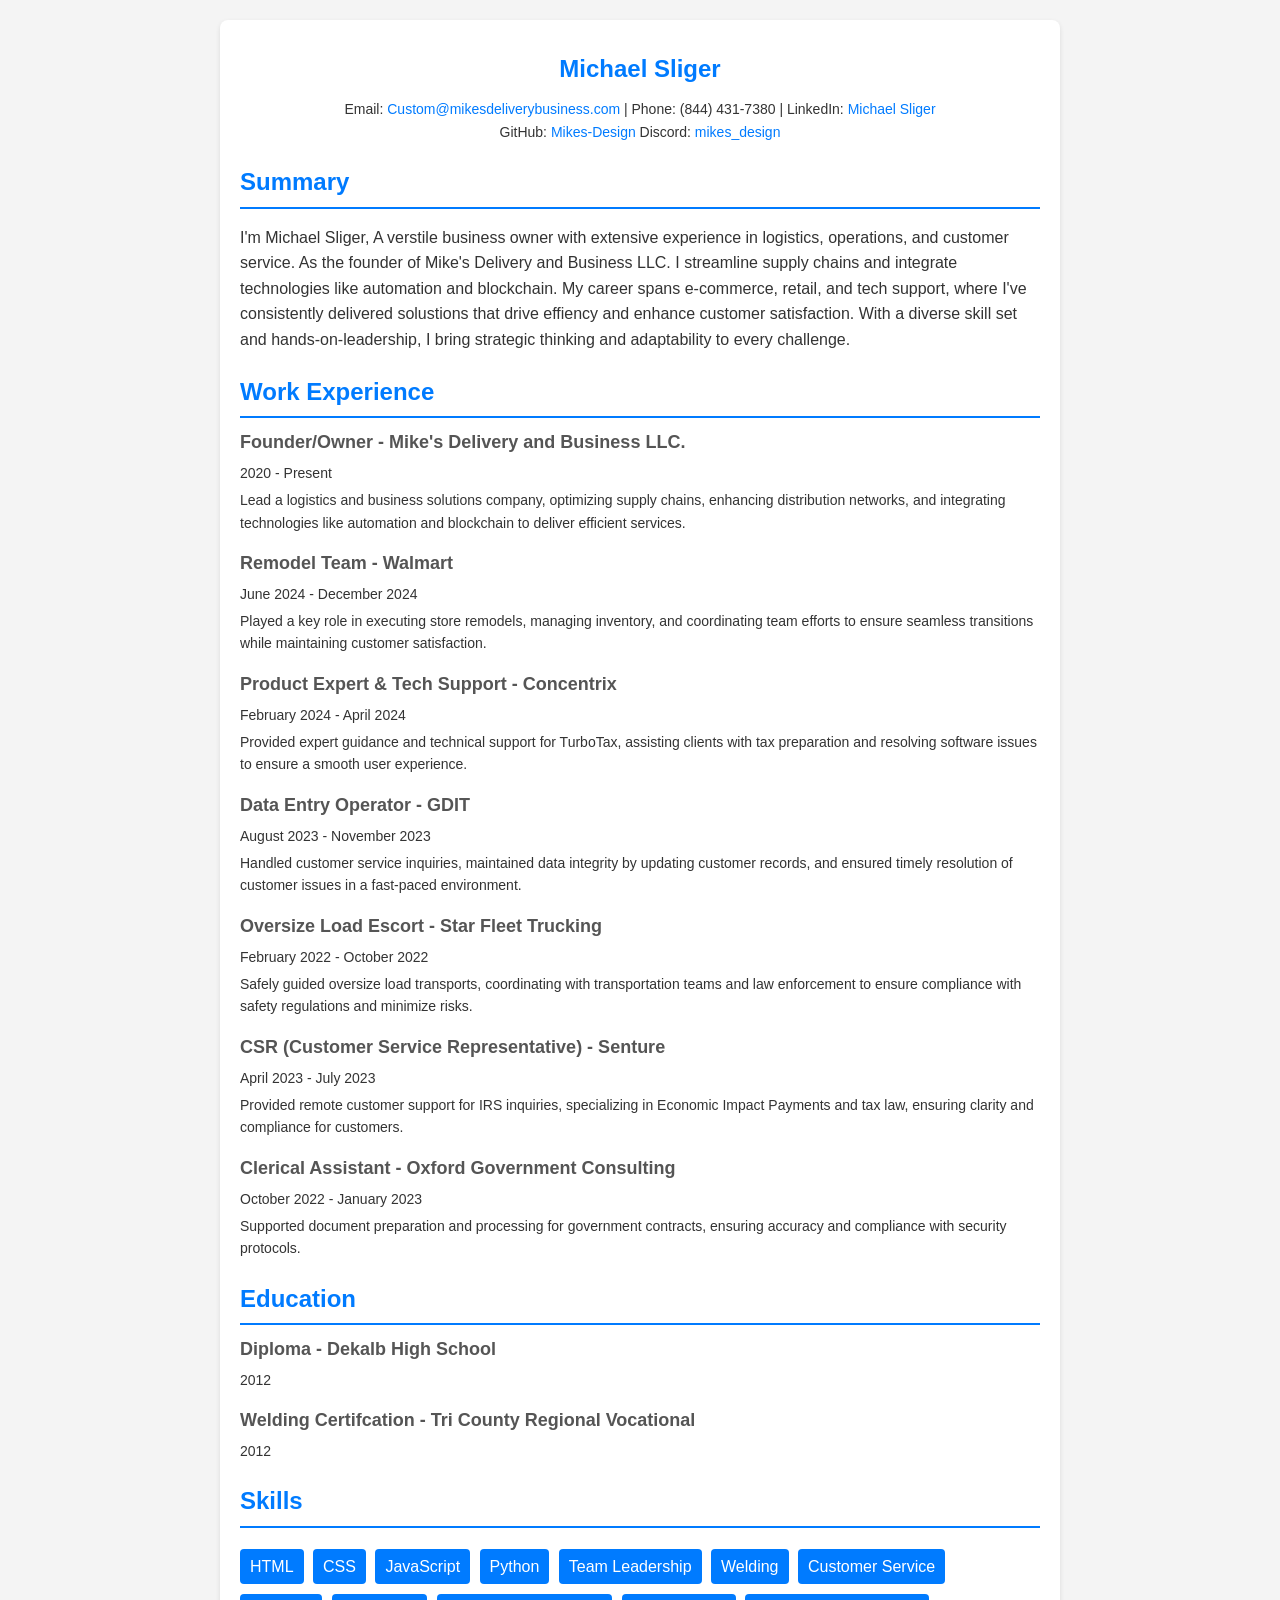
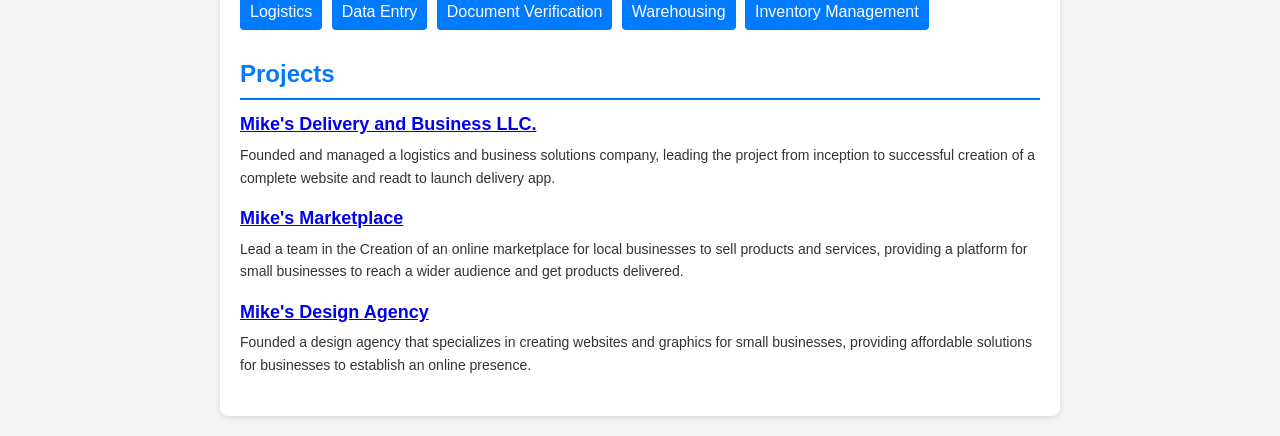
<file: index.html>
<!DOCTYPE html>
<html lang="en">

<head>
    <meta charset="UTF-8" />
    <meta name="viewport" content="width=device-width, initial-scale=1.0" />
    <title>My Resume</title>
</head>

<style>
    body {
        font-family: Arial, sans-serif;
        line-height: 1.6;
        margin: 0;
        padding: 0;
        color: #333;
        background-color: #f4f4f4;
    }

    .container {
        max-width: 800px;
        margin: 20px auto;
        padding: 20px;
        background: #fff;
        border-radius: 8px;
        box-shadow: 0 2px 5px rgba(0, 0, 0, 0.1);
    }

    h1,
    h2 {
        color: #007bff;
    }

    .header {
        text-align: center;
    }

    .header h1 {
        margin: 10px 0;
    }

    .contact {
        margin: 10px 0;
        font-size: 14px;
    }

    .contact a {
        color: #007bff;
        text-decoration: none;
    }

    .section {
        margin: 20px 0;
    }

    .section h2 {
        margin-bottom: 10px;
        border-bottom: 2px solid #007bff;
        padding-bottom: 5px;
    }

    .item {
        margin-bottom: 15px;
    }

    .item h3 {
        margin: 0;
        font-size: 18px;
        color: #555;
    }

    .item p {
        margin: 5px 0;
        font-size: 14px;
    }

    .skills ul {
        list-style: none;
        padding: 0;
    }

    .skills ul li {
        display: inline-block;
        background: #007bff;
        color: #fff;
        padding: 5px 10px;
        margin: 5px 5px 5px 0;
        border-radius: 4px;
    }
</style>

<body>
    <main class="container">
        <section class="header">
            <h1>Michael Sliger</h1>
            <p class="contact">
                Email:
                <a href="mailto:Custom@mikesdeliverybusiness.com">Custom@mikesdeliverybusiness.com</a>
                | Phone: (844) 431-7380 | LinkedIn:
                <a href="https://www.linkedin.com/in/michael-sliger-73a4a7126/">Michael Sliger</a><br>
                GitHub:
                <a href="https://github.com/Mikes-Design">Mikes-Design</a>
                Discord:
                <a href="https://discordapp.com/users/913274372993724416">mikes_design</a>
            </p>
        </section>
        <section class="section">
            <h2>Summary</h2>
            <p>
                I'm Michael Sliger, A verstile business owner with extensive experience in logistics, operations, and customer service.
                As the founder of Mike's Delivery and Business LLC. I streamline supply chains and integrate technologies like automation and blockchain.
                My career spans e-commerce, retail, and tech support, where I've consistently delivered solustions that drive effiency and enhance customer satisfaction.
                With a diverse skill set and hands-on-leadership, I bring strategic thinking and adaptability to every challenge.
            </p>
        </section>
        <section class="section">
            <h2>Work Experience</h2>
            <div class="item">
                <h3>Founder/Owner - Mike's Delivery and Business LLC.</h3>
                <p>2020 - Present</p>
                <p>
                    Lead a logistics and business solutions company, optimizing supply chains, enhancing distribution networks, and
                    integrating technologies like automation and blockchain to deliver efficient services.
                </p>
            </div>
            <div class="item">
                <h3>Remodel Team - Walmart</h3>
                <p>June 2024 - December 2024</p>
                <p>
                    Played a key role in executing store remodels, managing inventory, and coordinating team efforts to ensure seamless
                    transitions while maintaining customer satisfaction.
                </p>
            </div>
                
            <div class="item">
                <h3>Product Expert & Tech Support - Concentrix</h3>
                <p>February 2024 - April 2024</p>
                <p>
                    Provided expert guidance and technical support for TurboTax, assisting clients with tax preparation and resolving
                    software issues to ensure a smooth user experience.
                </p>
            </div>

            <div class="item">
                <h3>Data Entry Operator - GDIT</h3>
                <p>August 2023 - November 2023</p>
                <p>
                    Handled customer service inquiries, maintained data integrity by updating customer records, and ensured timely
                    resolution of customer issues in a fast-paced environment.
                </p>

            </div>

            <div class="item">
                <h3>Oversize Load Escort - Star Fleet Trucking</h3>
                <p>February 2022 - October 2022</p>
                <p>
                    Safely guided oversize load transports, coordinating with transportation teams and law enforcement to ensure compliance
                    with safety regulations and minimize risks.
                </p>

            </div>

            <div class="item">
                <h3>CSR (Customer Service Representative) - Senture</h3>
                <p>April 2023 - July 2023</p>
                <p>
                    Provided remote customer support for IRS inquiries, specializing in Economic Impact Payments and tax law, ensuring
                    clarity and compliance for customers.
                </p>
            
            </div>

            <div class="item">
                <h3>Clerical Assistant - Oxford Government Consulting</h3>
                <p>October 2022 - January 2023</p>
                <p>
                    Supported document preparation and processing for government contracts, ensuring accuracy and compliance with security
                    protocols.
                </p>

            </div>

            
        </section>
        <div class="section">
            <h2>Education</h2>
            <div class="item">
                <h3>Diploma - Dekalb High School</h3>
                <p>2012</p>
            </div>
            <div class="item">
                <h3>Welding Certifcation - Tri County Regional Vocational</h3>
                <p>2012</p>
            </div>
            </section>
            <section class="section">
                <h2>Skills</h2>
                <div class="skills">
                    <ul>
                        <li>HTML</li>
                        <li>CSS</li>
                        <li>JavaScript</li>
                        <li>Python</li>
                        <li>Team Leadership</li>
                        <li>Welding</li>
                        <li>Customer Service</li>
                        <li>Logistics</li>
                        <li>Data Entry</li>
                        <li>Document Verification</li>
                        <li>Warehousing</li>
                        <li>Inventory Management</li>
                    </ul>
                </div>
            </section>
            <section class="section">
                <h2>Projects</h2>
                <div class="item">
                <h3><a href="https://mikesdeliverybusiness.com/">Mike's Delivery and Business LLC.</a></h3>
                    <p>
                        Founded and managed a logistics and business solutions company, leading the project from inception to successful creation of a complete website and readt to launch delivery app.
                    </p>
                </div>
                <div class="item">
                    <h3><a href="https://mikesdeliveryservices.com/">Mike's Marketplace</a></h3>
                    <p>
                       Lead a team in the Creation of an online marketplace for local businesses to sell products and services, providing a platform for small businesses to reach a wider audience and get products delivered.
                    </p>
                </div>

                <div class="item">
                <h3><a href="https://mikesdesignagency.com/">Mike's Design Agency</a></h3>
                    <p>
                        Founded a design agency that specializes in creating websites and graphics for small businesses, providing affordable solutions for businesses to establish an online presence.
                    </p>
                </div>

            </section>
    </main>
</body>

</html>
</file>
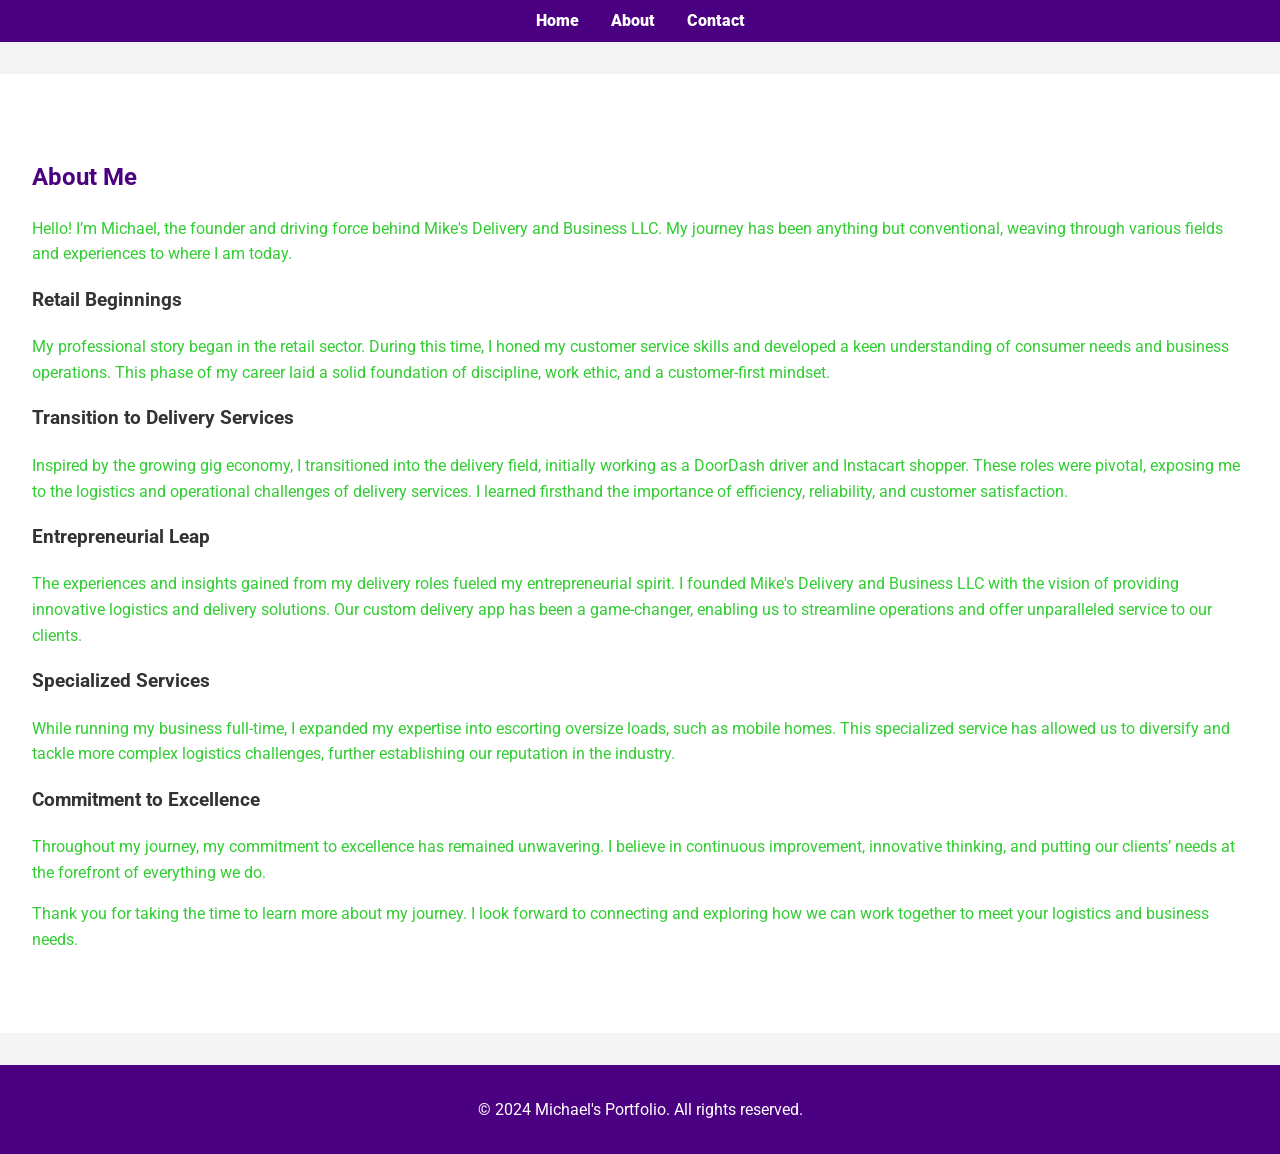
<file: about.html>
<!DOCTYPE html>
<html lang="en">
<head>
    <meta charset="UTF-8">
    <meta name="viewport" content="width=device-width, initial-scale=1.0">
    <title>About Me | Michael's Portfolio</title>
    <link href="https://fonts.googleapis.com/css2?family=Roboto:wght@400;700&display=swap" rel="stylesheet">
    <link rel="stylesheet" href="styles.css">
</head>
<body>
    <header>
        <nav>
            <ul>
                <li><a href="index.html">Home</a></li>
                <li><a href="about.html">About</a></li>
                <li><a href="contact.html">Contact</a></li>
            </ul>
        </nav>
    </header>
    
    <section id="about" class="about">
        <h2>About Me</h2>
        <p>Hello! I’m Michael, the founder and driving force behind Mike's Delivery and Business LLC. My journey has been anything but conventional, weaving through various fields and experiences to where I am today.</p>
        <h3>Retail Beginnings</h3>
        <p>My professional story began in the retail sector. During this time, I honed my customer service skills and developed a keen understanding of consumer needs and business operations. This phase of my career laid a solid foundation of discipline, work ethic, and a customer-first mindset.</p>
        <h3>Transition to Delivery Services</h3>
        <p>Inspired by the growing gig economy, I transitioned into the delivery field, initially working as a DoorDash driver and Instacart shopper. These roles were pivotal, exposing me to the logistics and operational challenges of delivery services. I learned firsthand the importance of efficiency, reliability, and customer satisfaction.</p>
        <h3>Entrepreneurial Leap</h3>
        <p>The experiences and insights gained from my delivery roles fueled my entrepreneurial spirit. I founded Mike's Delivery and Business LLC with the vision of providing innovative logistics and delivery solutions. Our custom delivery app has been a game-changer, enabling us to streamline operations and offer unparalleled service to our clients.</p>
        <h3>Specialized Services</h3>
        <p>While running my business full-time, I expanded my expertise into escorting oversize loads, such as mobile homes. This specialized service has allowed us to diversify and tackle more complex logistics challenges, further establishing our reputation in the industry.</p>
        <h3>Commitment to Excellence</h3>
        <p>Throughout my journey, my commitment to excellence has remained unwavering. I believe in continuous improvement, innovative thinking, and putting our clients’ needs at the forefront of everything we do.</p>
        <p>Thank you for taking the time to learn more about my journey. I look forward to connecting and exploring how we can work together to meet your logistics and business needs.</p>
    </section>

    <footer>
        <p>&copy; 2024 Michael's Portfolio. All rights reserved.</p>
    </footer>
</body>
</html>
</file>
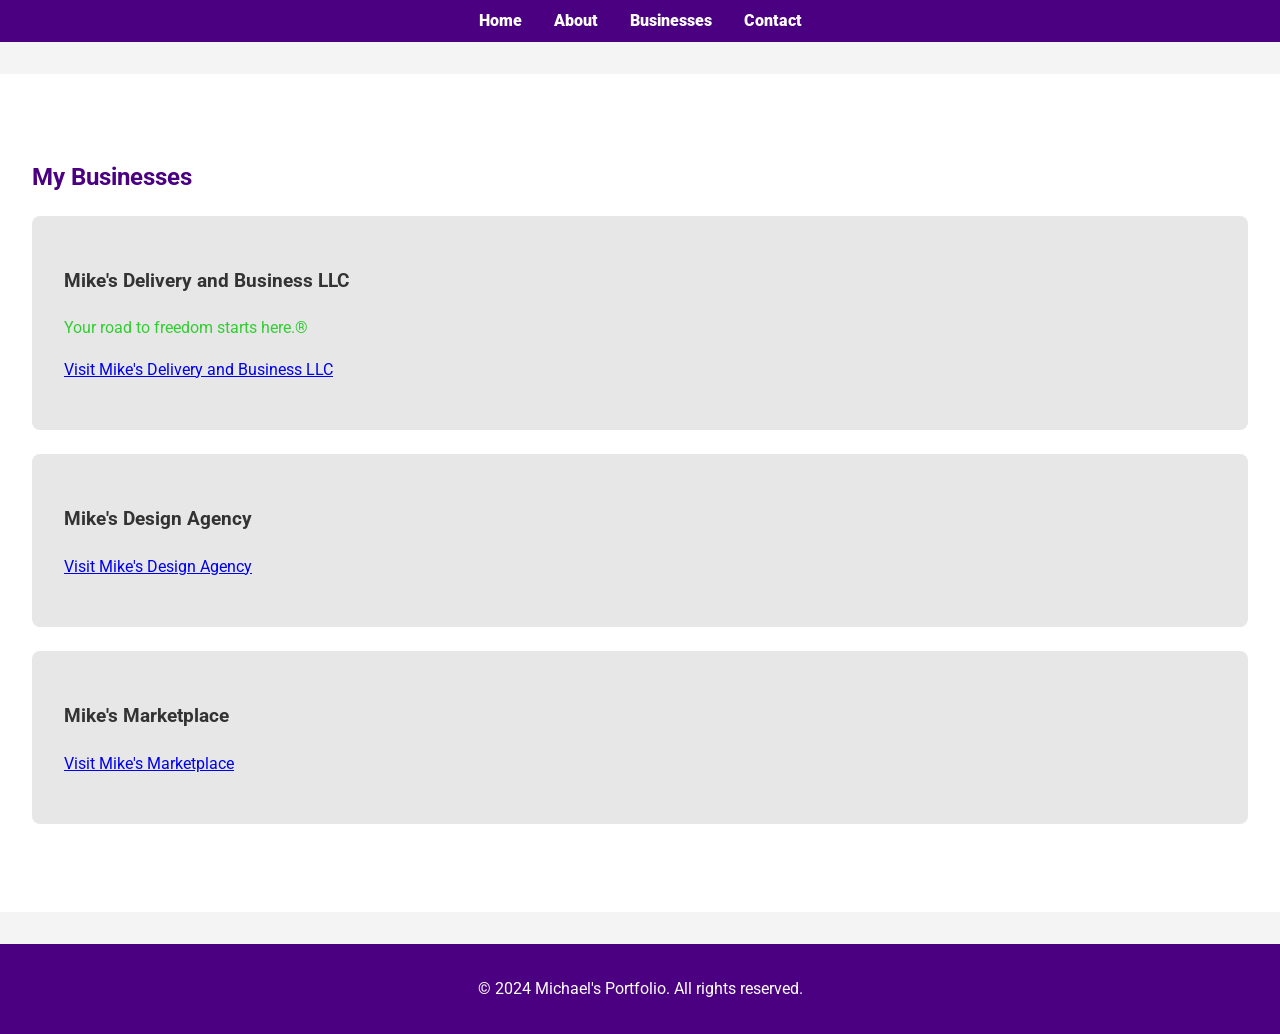
<file: business.html>
<!DOCTYPE html>
<html lang="en">
<head>
    <meta charset="UTF-8">
    <meta name="viewport" content="width=device-width, initial-scale=1.0">
    <title>My Businesses | Michael's Portfolio</title>
    <link href="https://fonts.googleapis.com/css2?family=Roboto:wght@400;700&display=swap" rel="stylesheet">
    <link rel="stylesheet" href="styles.css">
</head>
<body>
    <header>
        <nav>
            <ul>
                <li><a href="index.html">Home</a></li>
                <li><a href="about.html">About</a></li>
                <li><a href="business.html">Businesses</a></li>
                <li><a href="contact.html">Contact</a></li>
            </ul>
        </nav>
    </header>
    
    <section id="businesses" class="businesses">
        <h2>My Businesses</h2>
        <div class="business">
            <h3>Mike's Delivery and Business LLC</h3>
            <p>Your road to freedom starts here.®</p>
            <p><a href="https://www.mikesdeliverybusiness.com" target="_blank">Visit Mike's Delivery and Business LLC</a></p>
        </div>
        <div class="business">
            <h3>Mike's Design Agency</h3>
            <p><a href="https://www.mikesdesignagency.com" target="_blank">Visit Mike's Design Agency</a></p>
        </div>
        <div class="business">
            <h3>Mike's Marketplace</h3>
            <p><a href="https://www.mikesdeliveryservices.com" target="_blank">Visit Mike's Marketplace</a></p>
        </div>
    </section>

    <footer>
        <p>&copy; 2024 Michael's Portfolio. All rights reserved.</p>
    </footer>
</body>
</html>
</file>
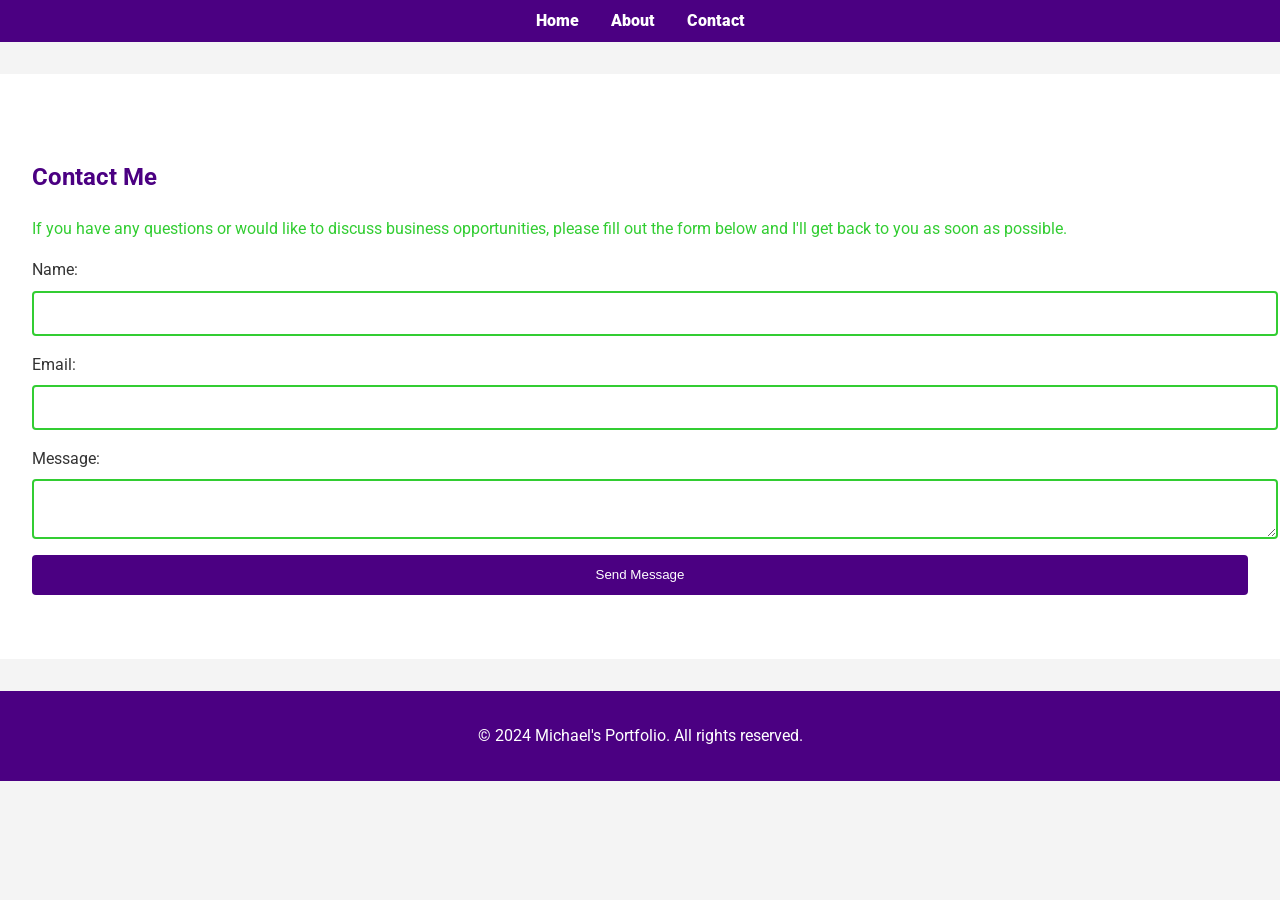
<file: contact.html>
<!DOCTYPE html>
<html lang="en">
<head>
    <meta charset="UTF-8">
    <meta name="viewport" content="width=device-width, initial-scale=1.0">
    <title>Contact | Michael's Portfolio</title>
    <link href="https://fonts.googleapis.com/css2?family=Roboto:wght@400;700&display=swap" rel="stylesheet">
    <link rel="stylesheet" href="styles.css">
</head>
<body>
    <header>
        <nav>
            <ul>
                <li><a href="index.html">Home</a></li>
                <li><a href="about.html">About</a></li>
                <li><a href="contact.html">Contact</a></li>
            </ul>
        </nav>
    </header>
    
    <section id="contact" class="contact">
        <h2>Contact Me</h2>
        <p>If you have any questions or would like to discuss business opportunities, please fill out the form below and I'll get back to you as soon as possible.</p>
        <form action="https://formspree.io/f/{your-form-id}" method="POST">
            <label for="name">Name:</label>
            <input type="text" id="name" name="name" required>
            
            <label for="email">Email:</label>
            <input type="email" id="email" name="email" required>
            
            <label for="message">Message:</label>
            <textarea id="message" name="message" required></textarea>
            
            <button type="submit">Send Message</button>
        </form>
    </section>

    <footer>
        <p>&copy; 2024 Michael's Portfolio. All rights reserved.</p>
    </footer>
</body>
</html>
</file>
<file: styles.css>
body {
    font-family: 'Roboto', sans-serif;
    margin: 0;
    padding: 0;
    box-sizing: border-box;
    line-height: 1.6;
    background-color: #f4f4f4;
    color: #333;
}

header {
    background-color: #4b0082; /* Dark Purple */
    color: #fff; /* White text for higher contrast */
    padding: 0.5rem 0; /* Reduce padding */
    text-align: center;
}

nav ul {
    list-style: none;
    padding: 0;
    margin: 0;
    display: flex;
    justify-content: center;
}

nav ul li {
    margin: 0 1rem;
}

nav ul li a {
    color: #fff; /* White text for higher contrast */
    text-decoration: none;
    font-weight: 900; /* Bolder font weight */
    font-size: 1rem; /* Adjust font size */
}

.hero {
    position: relative;
    height: 80vh;
    display: flex;
    flex-direction: column;
    justify-content: center;
    align-items: center;
    text-align: center;
    color: white;
}

.hero-content {
    z-index: 1;
    margin-bottom: 2rem; /* Add some space between the text and the video */
}

.video-container {
    position: relative;
    width: 100%;
    height: 100%;
    overflow: hidden;
}

.video-container iframe {
    position: absolute;
    top: 0;
    left: 0;
    width: 100%;
    height: 100%;
    object-fit: cover;
    z-index: 0;
}

.hero h1 {
    font-size: 3rem;
    margin-bottom: 1rem;
    color: #4b0082; /* Dark Purple */
    text-shadow: 2px 2px 4px rgba(0, 0, 0, 0.7);
}

.hero p {
    font-size: 1.5rem;
    color: #32cd32; /* Lime Green */
    text-shadow: 2px 2px 4px rgba(0, 0, 0, 0.7);
}

section {
    padding: 4rem 2rem;
    background-color: #fff;
    margin: 2rem 0;
}

section h2 {
    color: #4b0082; /* Dark Purple */
}

section p, section ul {
    color: #32cd32; /* Lime Green */
}

.about, .businesses, .contact {
    margin-top: 2rem;
}

.business {
    background-color: #e7e7e7;
    padding: 2rem;
    margin-bottom: 1.5rem;
    border-radius: 8px;
    transition: transform 0.3s ease;
}

.business:hover {
    transform: translateY(-5px);
    background-color: #8a2be2; /* Electric Purple */
    color: white;
}

form label {
    display: block;
    margin-top: 1rem;
}

form input, form textarea, form button {
    width: 100%;
    padding: 0.8rem;
    margin-top: 0.5rem;
    border: 1px solid #ccc;
    border-radius: 4px;
}

form input, form textarea {
    border: 2px solid #32cd32; /* Lime Green */
}

form button {
    background-color: #4b0082; /* Dark Purple */
    color: white;
    border: none;
    cursor: pointer;
    transition: background-color 0.3s ease;
}

form button:hover {
    background-color: #8a2be2; /* Electric Purple */
}

footer {
    background-color: #4b0082; /* Dark Purple */
    color: white;
    text-align: center;
    padding: 1rem 0;
    margin-top: 2rem;
}

@media (max-width: 768px) {
    .hero h1 {
        font-size: 2rem;
    }
    .hero p {
        font-size: 1.2rem;
    }
    section {
        padding: 2rem 1rem;
    }
}
</file>
